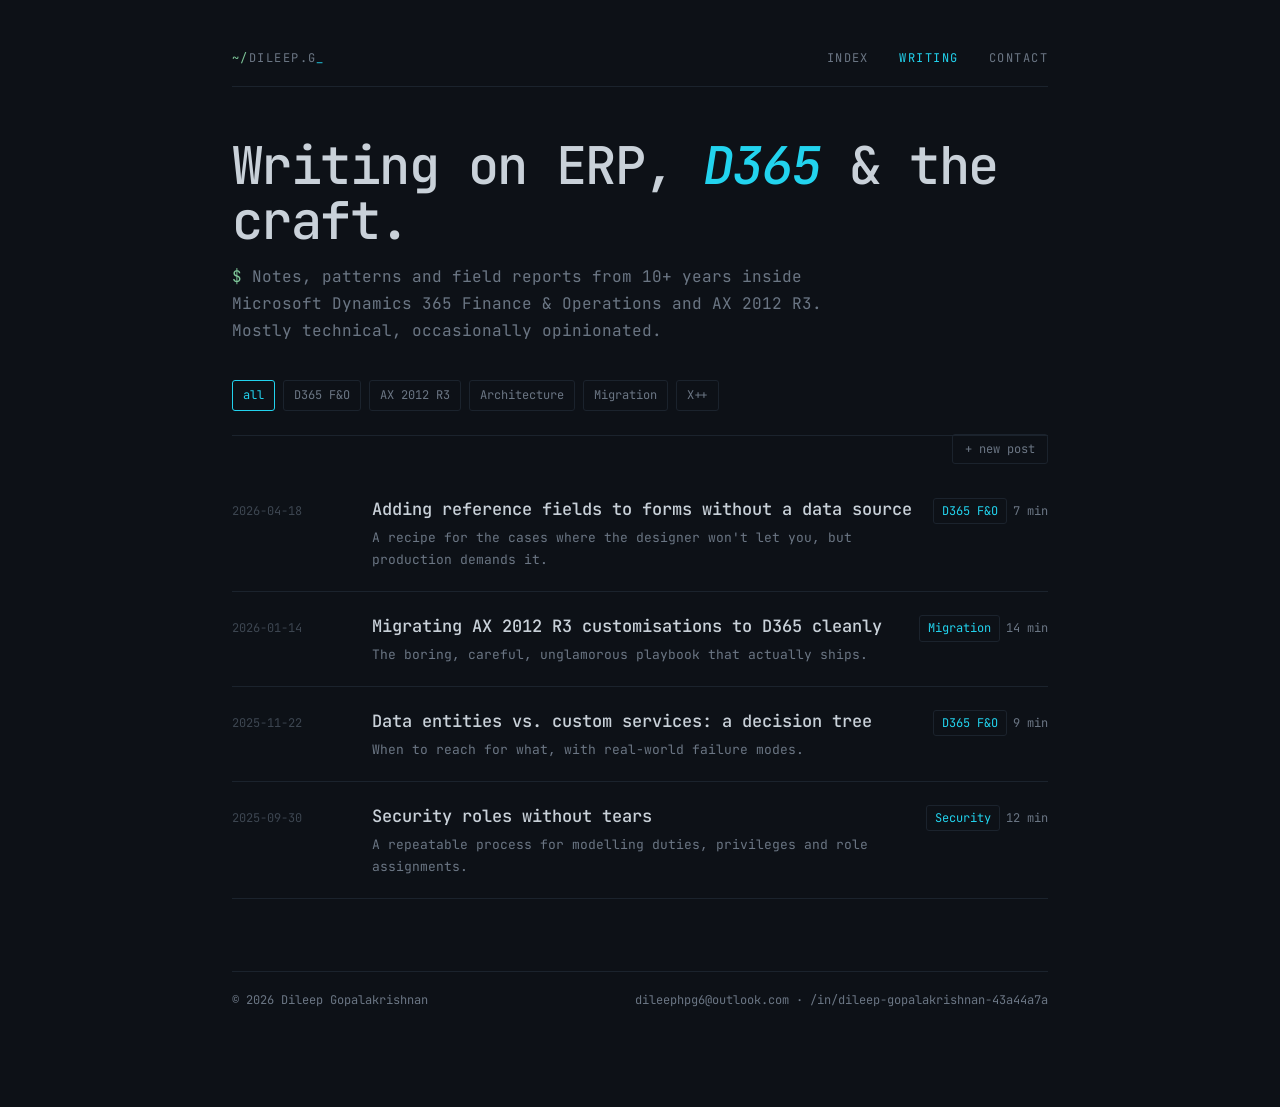
<file: blog/index.html>
<!doctype html>
<html lang="en">
<head>
<meta charset="utf-8"/>
<meta name="viewport" content="width=device-width,initial-scale=1"/>
<title>Writing — Dileep Gopalakrishnan</title>
<link rel="preconnect" href="https://fonts.googleapis.com"/>
<link rel="preconnect" href="https://fonts.gstatic.com" crossorigin/>
<link href="https://fonts.googleapis.com/css2?family=JetBrains+Mono:wght@300;400;500;600;700&display=swap" rel="stylesheet"/>
<style>
  :root {
    --bg: #0d1117;
    --panel: #0a0e14;
    --rule: #1b232d;
    --fg: #c9d1d9;
    --dim: #6b7684;
    --muted: #3d4651;
    --accent: #22d3ee;
    --orange: #d4a574;
    --green: #7ec699;
    --purple: #c586c0;
  }
  * { box-sizing: border-box; }
  html, body { margin: 0; padding: 0; background: var(--bg); color: var(--fg); font-family: "JetBrains Mono", ui-monospace, Menlo, monospace; font-size: 15px; line-height: 1.7; }
  a { color: var(--accent); text-decoration: none; }
  a:hover { text-decoration: underline; }
  .wrap { max-width: 880px; margin: 0 auto; padding: 48px 32px 96px; }
  .nav { display: flex; justify-content: space-between; align-items: center; font-size: 12px; color: var(--dim); letterspacing: 0.12em; padding-bottom: 18px; border-bottom: 1px solid var(--rule); text-transform: uppercase; letter-spacing: 0.12em; }
  .nav a { color: var(--dim); margin-left: 22px; }
  .nav a.active { color: var(--accent); }
  h1.page { font-size: 52px; font-weight: 500; letter-spacing: -0.03em; line-height: 1.05; margin: 52px 0 14px; }
  .lede { color: var(--dim); font-size: 16px; max-width: 620px; margin: 0; }
  .tags { display: flex; gap: 8px; margin: 36px 0 18px; flex-wrap: wrap; }
  .tag { font-size: 12px; padding: 4px 10px; border: 1px solid var(--rule); border-radius: 3px; color: var(--dim); cursor: pointer; }
  .tag.active { color: var(--accent); border-color: var(--accent); }
  .postlist { margin-top: 24px; border-top: 1px solid var(--rule); }
  .post { display: grid; grid-template-columns: 120px 1fr auto; gap: 20px; align-items: baseline; padding: 20px 0; border-bottom: 1px solid var(--rule); color: var(--fg); }
  .post:hover { background: #10161f; }
  .post .d { color: var(--muted); font-size: 12px; }
  .post .t { font-size: 17px; font-weight: 500; }
  .post .t .sub { display: block; color: var(--dim); font-weight: 400; font-size: 13px; margin-top: 3px; }
  .post .r { color: var(--dim); font-size: 12px; text-align: right; white-space: nowrap; }
  .post .r .tagpill { display: inline-block; padding: 2px 8px; border: 1px solid var(--rule); border-radius: 3px; color: var(--accent); margin-right: 6px; }
  .footer { margin-top: 72px; display: flex; justify-content: space-between; color: var(--dim); font-size: 12px; border-top: 1px solid var(--rule); padding-top: 18px; }
  .prompt { color: var(--green); }
</style>
</head>
<body>
<div class="wrap">
  <div class="nav">
    <div><span class="prompt">~/</span>dileep.g<span style="color:var(--accent)">_</span></div>
    <div>
      <a href="../index.html">index</a>
      <a href="index.html" class="active">writing</a>
      <a href="mailto:dileephpg6@outlook.com">contact</a>
    </div>
  </div>

  <h1 class="page">Writing on ERP, <span style="color:var(--accent);font-style:italic">D365</span> &amp; the craft.</h1>
  <p class="lede"><span class="prompt">$</span> Notes, patterns and field reports from 10+ years inside Microsoft Dynamics 365 Finance &amp; Operations and AX 2012 R3. Mostly technical, occasionally opinionated.</p>

  <div class="tags">
    <span class="tag active">all</span>
    <span class="tag">D365 F&amp;O</span>
    <span class="tag">AX 2012 R3</span>
    <span class="tag">Architecture</span>
    <span class="tag">Migration</span>
    <span class="tag">X++</span>
  </div>

    <div class="postlist">
      <div style="padding: 0 0 14px; text-align: right;">
        <a href="../new-post.html" style="font-size:12px; color:var(--dim); border:1px solid var(--rule); padding:6px 12px; border-radius:3px;">+ new post</a>
      </div>
      <a class="post" href="reference-fields.html">
      <span class="d">2026-04-18</span>
      <span class="t">Adding reference fields to forms without a data source<span class="sub">A recipe for the cases where the designer won't let you, but production demands it.</span></span>
      <span class="r"><span class="tagpill">D365 F&amp;O</span>7 min</span>
    </a>
    <a class="post" href="#">
      <span class="d">2026-01-14</span>
      <span class="t">Migrating AX 2012 R3 customisations to D365 cleanly<span class="sub">The boring, careful, unglamorous playbook that actually ships.</span></span>
      <span class="r"><span class="tagpill">Migration</span>14 min</span>
    </a>
    <a class="post" href="#">
      <span class="d">2025-11-22</span>
      <span class="t">Data entities vs. custom services: a decision tree<span class="sub">When to reach for what, with real-world failure modes.</span></span>
      <span class="r"><span class="tagpill">D365 F&amp;O</span>9 min</span>
    </a>
    <a class="post" href="#">
      <span class="d">2025-09-30</span>
      <span class="t">Security roles without tears<span class="sub">A repeatable process for modelling duties, privileges and role assignments.</span></span>
      <span class="r"><span class="tagpill">Security</span>12 min</span>
    </a>
  </div>

  <div class="footer">
    <span>© 2026 Dileep Gopalakrishnan</span>
    <span>dileephpg6@outlook.com · /in/dileep-gopalakrishnan-43a44a7a</span>
  </div>
</div>
</body>
</html>
</file>
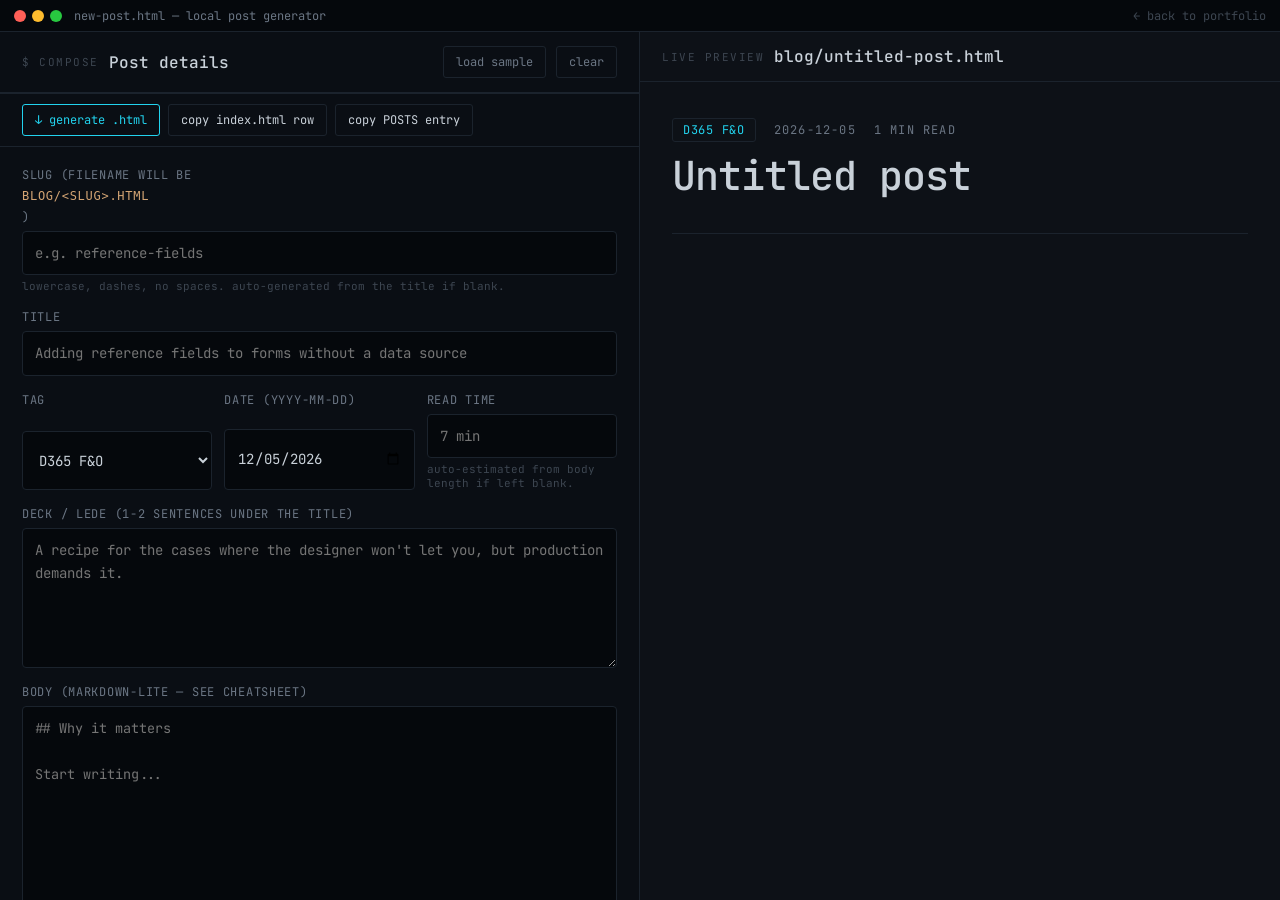
<file: new-post.html>
<!doctype html>
<html lang="en">
<head>
<meta charset="utf-8"/>
<meta name="viewport" content="width=device-width,initial-scale=1"/>
<title>new-post.html — Dileep's post generator</title>
<link rel="preconnect" href="https://fonts.googleapis.com"/>
<link rel="preconnect" href="https://fonts.gstatic.com" crossorigin/>
<link href="https://fonts.googleapis.com/css2?family=JetBrains+Mono:wght@300;400;500;600;700&display=swap" rel="stylesheet"/>
<style>
  :root {
    --bg: #0d1117; --panel: #0a0e14; --rule: #1b232d; --rule-2: #2a3441;
    --fg: #c9d1d9; --dim: #6b7684; --muted: #3d4651;
    --accent: #22d3ee; --orange: #d4a574; --green: #7ec699; --purple: #c586c0; --red: #e06c75;
  }
  * { box-sizing: border-box; }
  html, body { margin: 0; padding: 0; background: var(--bg); color: var(--fg);
    font-family: "JetBrains Mono", ui-monospace, Menlo, monospace; font-size: 14px; height: 100%; }
  a { color: var(--accent); text-decoration: none; }

  .titlebar { height: 32px; background: #05080c; border-bottom: 1px solid var(--rule); display: flex; align-items: center; gap: 12px; padding: 0 14px; font-size: 12px; color: var(--dim); }
  .titlebar .dots { display: flex; gap: 6px; }
  .titlebar .dot { width: 12px; height: 12px; border-radius: 6px; }
  .titlebar .dot.r { background: #ff5f57; } .titlebar .dot.y { background: #febc2e; } .titlebar .dot.g { background: #28c840; }

  .shell { display: grid; grid-template-rows: 32px 1fr; height: 100vh; }
  .split { display: grid; grid-template-columns: 1fr 1fr; min-height: 0; }
  @media (max-width: 1000px) { .split { grid-template-columns: 1fr; grid-template-rows: 1fr 1fr; } }

  .pane { overflow-y: auto; min-height: 0; }
  .pane.left { border-right: 1px solid var(--rule); background: var(--panel); }
  .pane.right { background: var(--bg); }

  .hdr { position: sticky; top: 0; z-index: 2; background: var(--panel); border-bottom: 1px solid var(--rule); padding: 14px 22px; display: flex; align-items: center; gap: 10px; }
  .pane.right .hdr { background: var(--bg); }
  .hdr .kicker { font-size: 11px; color: var(--muted); letter-spacing: 0.14em; text-transform: uppercase; }
  .hdr h2 { font-size: 16px; margin: 0; font-weight: 500; }
  .hdr .spacer { flex: 1; }

  form { padding: 20px 22px 40px; display: grid; gap: 16px; }
  label { display: grid; gap: 6px; font-size: 12px; color: var(--dim); letter-spacing: 0.06em; text-transform: uppercase; }
  input, textarea, select {
    background: #05080c; border: 1px solid var(--rule); color: var(--fg);
    font-family: inherit; font-size: 14px; padding: 10px 12px; border-radius: 4px;
    line-height: 1.6; width: 100%;
  }
  input:focus, textarea:focus, select:focus { outline: none; border-color: var(--accent); }
  textarea { resize: vertical; min-height: 140px; }
  textarea.body { min-height: 420px; font-size: 13.5px; line-height: 1.7; }

  .row { display: grid; grid-template-columns: 1fr 1fr 1fr; gap: 12px; }
  @media (max-width: 640px) { .row { grid-template-columns: 1fr; } }

  .hint { font-size: 11px; color: var(--muted); text-transform: none; letter-spacing: 0; margin-top: -2px; }
  .hint code { background: #1a2230; padding: 1px 5px; border-radius: 3px; color: var(--orange); }

  .toolbar { display: flex; flex-wrap: wrap; gap: 8px; padding: 10px 22px; border-top: 1px solid var(--rule); border-bottom: 1px solid var(--rule); background: var(--panel); position: sticky; top: 51px; z-index: 1; }
  .btn { display: inline-flex; align-items: center; gap: 6px; padding: 7px 12px; border: 1px solid var(--rule); background: transparent; color: var(--fg); font-family: inherit; font-size: 12px; cursor: pointer; border-radius: 3px; }
  .btn:hover { border-color: var(--accent); color: var(--accent); }
  .btn.primary { border-color: var(--accent); color: var(--accent); }
  .btn.primary:hover { background: var(--accent); color: #05080c; }
  .btn.ghost { color: var(--dim); }

  /* preview pane styling copied from article template */
  .preview { padding: 24px 32px 60px; max-width: 760px; margin: 0 auto; }
  .preview .meta { margin: 12px 0 12px; font-size: 12px; color: var(--dim); letter-spacing: 0.1em; text-transform: uppercase; display: flex; gap: 18px; align-items: center; }
  .preview .meta .tag { color: var(--accent); border: 1px solid var(--rule); padding: 3px 10px; border-radius: 3px; letter-spacing: 0.06em; }
  .preview h1.title { font-size: 40px; font-weight: 500; line-height: 1.08; letter-spacing: -0.025em; margin: 0 0 14px; }
  .preview .deck { color: var(--dim); font-size: 16px; line-height: 1.6; margin: 0 0 32px; border-bottom: 1px solid var(--rule); padding-bottom: 22px; }
  .preview h2 { font-size: 22px; font-weight: 500; margin: 40px 0 12px; letter-spacing: -0.01em; }
  .preview h2 .hash { color: var(--muted); margin-right: 10px; }
  .preview h3 { font-size: 17px; font-weight: 500; margin: 28px 0 8px; }
  .preview p { margin: 0 0 16px; line-height: 1.75; }
  .preview ul, .preview ol { margin: 0 0 20px; padding-left: 22px; }
  .preview code.inline { background: #1a2230; border: 1px solid var(--rule); padding: 1px 7px; border-radius: 3px; font-size: 13px; color: var(--orange); }
  .preview pre { background: var(--panel); border: 1px solid var(--rule); border-radius: 6px; padding: 16px 18px; margin: 6px 0 24px; overflow-x: auto; font-size: 13px; line-height: 1.6; position: relative; }
  .preview pre .lang { position: absolute; top: 6px; right: 12px; color: var(--muted); font-size: 10px; letter-spacing: 0.14em; text-transform: uppercase; }
  .preview blockquote { margin: 20px 0; padding: 12px 20px; border-left: 2px solid var(--accent); background: #0f1720; color: var(--dim); font-style: italic; }
  .preview .callout { display: grid; grid-template-columns: 24px 1fr; gap: 12px; padding: 14px 18px; border: 1px solid var(--rule); border-radius: 6px; margin: 20px 0; background: #0f1720; font-size: 14px; }
  .preview .callout.note { border-left: 3px solid var(--accent); }
  .preview .callout.warn { border-left: 3px solid var(--orange); }
  .preview .callout .icon { color: var(--accent); font-weight: 600; }
  .preview .callout.warn .icon { color: var(--orange); }

  /* syntax colors in preview */
  .k { color: var(--purple); } .s { color: var(--orange); } .n { color: var(--green); }
  .c { color: var(--muted); font-style: italic; } .t { color: var(--accent); } .f { color: #dcdcaa; }

  /* output modal */
  .output { display: none; position: fixed; inset: 0; background: rgba(0,0,0,0.7); z-index: 10; padding: 40px; }
  .output.open { display: flex; align-items: center; justify-content: center; }
  .output .card { background: var(--panel); border: 1px solid var(--rule); border-radius: 8px; max-width: 900px; width: 100%; max-height: 100%; display: flex; flex-direction: column; }
  .output .card .ohdr { padding: 16px 22px; border-bottom: 1px solid var(--rule); display: flex; align-items: center; gap: 10px; }
  .output .card .ohdr .grow { flex: 1; }
  .output .card pre { margin: 0; padding: 20px 22px; overflow: auto; flex: 1; font-size: 12px; line-height: 1.55; color: var(--fg); background: #05080c; white-space: pre; border-radius: 0 0 8px 8px; }
  .output .card pre .lang { display: none; }

  /* cheatsheet */
  details.sheet { border: 1px solid var(--rule); border-radius: 4px; padding: 10px 14px; background: #05080c; font-size: 12px; color: var(--dim); }
  details.sheet summary { cursor: pointer; color: var(--fg); font-size: 12px; letter-spacing: 0.06em; text-transform: uppercase; }
  details.sheet code { background: #1a2230; padding: 1px 6px; border-radius: 3px; color: var(--orange); }
  details.sheet .line { margin: 8px 0 0; font-family: inherit; white-space: pre-wrap; }
</style>
</head>
<body>
<div class="shell">
  <div class="titlebar">
    <div class="dots"><span class="dot r"></span><span class="dot y"></span><span class="dot g"></span></div>
    <span>new-post.html — local post generator</span>
    <span style="flex:1"></span>
    <a href="index.html" style="color:var(--muted)">← back to portfolio</a>
  </div>

  <div class="split">
    <!-- LEFT: form -->
    <div class="pane left">
      <div class="hdr">
        <span class="kicker">$ compose</span>
        <h2>Post details</h2>
        <div class="spacer"></div>
        <button class="btn ghost" id="btn-load-sample">load sample</button>
        <button class="btn ghost" id="btn-clear">clear</button>
      </div>

      <div class="toolbar">
        <button class="btn primary" id="btn-generate">↓ generate .html</button>
        <button class="btn" id="btn-copy-md">copy index.html row</button>
        <button class="btn" id="btn-copy-js">copy POSTS entry</button>
      </div>

      <form id="form" autocomplete="off" onsubmit="return false">
        <label>Slug (filename will be <code style="color:var(--orange)">blog/&lt;slug&gt;.html</code>)
          <input id="f-slug" placeholder="e.g. reference-fields" />
          <span class="hint">lowercase, dashes, no spaces. auto-generated from the title if blank.</span>
        </label>

        <label>Title
          <input id="f-title" placeholder="Adding reference fields to forms without a data source" />
        </label>

        <div class="row">
          <label>Tag
            <select id="f-tag">
              <option>D365 F&amp;O</option>
              <option>AX 2012 R3</option>
              <option>Architecture</option>
              <option>Migration</option>
              <option>Security</option>
              <option>X++</option>
              <option>Other</option>
            </select>
          </label>
          <label>Date (YYYY-MM-DD)
            <input id="f-date" type="date" />
          </label>
          <label>Read time
            <input id="f-read" placeholder="7 min" />
            <span class="hint">auto-estimated from body length if left blank.</span>
          </label>
        </div>

        <label>Deck / lede (1-2 sentences under the title)
          <textarea id="f-deck" rows="3" placeholder="A recipe for the cases where the designer won't let you, but production demands it."></textarea>
        </label>

        <label>Body (Markdown-lite — see cheatsheet)
          <textarea id="f-body" class="body" placeholder="## Why it matters&#10;&#10;Start writing..."></textarea>
        </label>

        <details class="sheet">
          <summary>Markdown-lite cheatsheet (click to expand)</summary>
          <div class="line">
<strong style="color:var(--fg)">Headings</strong>
  <code>## Section</code>  → h2 with # gutter
  <code>### Sub-section</code>

<strong style="color:var(--fg)">Inline</strong>
  <code>**bold**</code>  <code>*italic*</code>  <code>`code`</code>  <code>[text](url)</code>

<strong style="color:var(--fg)">Lists</strong>
  <code>- item</code>  (unordered)
  <code>1. item</code> (ordered)

<strong style="color:var(--fg)">Code block</strong>  (X++, ts, js, etc)
  <code>```X++</code>
  <code>public class Foo { }</code>
  <code>```</code>

<strong style="color:var(--fg)">Callouts</strong>
  <code>:::note Helpful aside text.</code>
  <code>:::warn Watch out here.</code>

<strong style="color:var(--fg)">Quote</strong>
  <code>&gt; Pull-quote goes here.</code>

<strong style="color:var(--fg)">Horizontal rule</strong>
  <code>---</code>
          </div>
        </details>

        <label>Next post link (optional)
          <input id="f-next-title" placeholder="Title of the next post" />
          <input id="f-next-href" placeholder="index.html  or  slug-of-next.html" style="margin-top: 6px;" />
        </label>
      </form>
    </div>

    <!-- RIGHT: live preview -->
    <div class="pane right">
      <div class="hdr">
        <span class="kicker">live preview</span>
        <h2 id="pv-filename">blog/new-post.html</h2>
      </div>
      <div class="preview" id="preview"></div>
    </div>
  </div>
</div>

<!-- Output modal -->
<div class="output" id="output">
  <div class="card">
    <div class="ohdr">
      <span style="color:var(--accent)">✓</span>
      <strong id="out-filename">blog/new-post.html</strong>
      <span class="grow"></span>
      <button class="btn" id="btn-download">↓ download</button>
      <button class="btn" id="btn-copy-html">copy</button>
      <button class="btn ghost" id="btn-close">close</button>
    </div>
    <pre id="out-code"></pre>
  </div>
</div>

<script>
/* ───────────────────────── helpers ───────────────────────── */
const $ = (id) => document.getElementById(id);
const esc = (s) => String(s).replace(/&/g, '&amp;').replace(/</g, '&lt;').replace(/>/g, '&gt;').replace(/"/g, '&quot;');

function slugify(s) {
  return String(s || '').toLowerCase().trim()
    .replace(/[^a-z0-9]+/g, '-').replace(/^-+|-+$/g, '').slice(0, 60);
}

function formatDateDisplay(iso) {
  if (!iso) return '';
  const [y, m, d] = iso.split('-').map(Number);
  const months = ['Jan','Feb','Mar','Apr','May','Jun','Jul','Aug','Sep','Oct','Nov','Dec'];
  return `${months[m-1]} ${String(d).padStart(2,'0')}, ${y}`;
}

function estimateRead(body) {
  const words = (body || '').trim().split(/\s+/).length;
  const mins = Math.max(1, Math.round(words / 200));
  return `${mins} min`;
}

/* ───── inline markdown: **bold**, *italic*, `code`, [text](url) ───── */
function inlineMd(s) {
  let out = esc(s);
  out = out.replace(/`([^`]+)`/g, (_, code) => `<code class="inline">${code}</code>`);
  out = out.replace(/\[([^\]]+)\]\(([^)]+)\)/g, (_, text, url) => `<a href="${url}">${text}</a>`);
  out = out.replace(/\*\*([^*]+)\*\*/g, '<strong>$1</strong>');
  out = out.replace(/(^|[^*])\*([^*\n]+)\*/g, '$1<em>$2</em>');
  return out;
}

/* ───── block-level markdown-lite → HTML ───── */
function renderBody(md) {
  const lines = (md || '').replace(/\r\n/g, '\n').split('\n');
  const out = [];
  let i = 0;
  const headings = [];   // { level, text, id }

  const slugHeading = (t) => slugify(t).slice(0, 40) || 'section';

  while (i < lines.length) {
    const line = lines[i];

    // fenced code
    if (/^```/.test(line)) {
      const lang = line.slice(3).trim() || '';
      const code = [];
      i++;
      while (i < lines.length && !/^```/.test(lines[i])) { code.push(lines[i]); i++; }
      i++; // closing ```
      out.push(`<pre>${lang ? `<span class="lang">${esc(lang)}</span>` : ''}<code>${highlight(code.join('\n'), lang)}</code></pre>`);
      continue;
    }

    // callouts
    const co = line.match(/^:::(note|warn|tip)\s*(.*)$/);
    if (co) {
      const kind = co[1] === 'warn' ? 'warn' : 'note';
      const icon = kind === 'warn' ? '!' : 'i';
      const body = [co[2]];
      i++;
      while (i < lines.length && !/^:::\s*$/.test(lines[i]) && lines[i].trim() !== '' && !/^:::/.test(lines[i])) {
        body.push(lines[i]); i++;
      }
      if (i < lines.length && /^:::\s*$/.test(lines[i])) i++;
      out.push(`<div class="callout ${kind}"><span class="icon">${icon}</span><span>${inlineMd(body.join(' ').trim())}</span></div>`);
      continue;
    }

    // headings
    const h2 = line.match(/^##\s+(.+)$/);
    if (h2) {
      const id = slugHeading(h2[1]);
      headings.push({ level: 2, text: h2[1], id });
      out.push(`<h2 id="${id}"><span class="hash">#</span>${inlineMd(h2[1])}</h2>`);
      i++; continue;
    }
    const h3 = line.match(/^###\s+(.+)$/);
    if (h3) {
      out.push(`<h3>${inlineMd(h3[1])}</h3>`);
      i++; continue;
    }

    // hr
    if (/^---+\s*$/.test(line)) { out.push('<hr/>'); i++; continue; }

    // blockquote
    if (/^>\s?/.test(line)) {
      const buf = [];
      while (i < lines.length && /^>\s?/.test(lines[i])) { buf.push(lines[i].replace(/^>\s?/, '')); i++; }
      out.push(`<blockquote><p>${inlineMd(buf.join(' '))}</p></blockquote>`);
      continue;
    }

    // unordered list
    if (/^-\s+/.test(line)) {
      const items = [];
      while (i < lines.length && /^-\s+/.test(lines[i])) { items.push(lines[i].replace(/^-\s+/, '')); i++; }
      out.push(`<ul>${items.map(x => `<li>${inlineMd(x)}</li>`).join('')}</ul>`);
      continue;
    }

    // ordered list
    if (/^\d+\.\s+/.test(line)) {
      const items = [];
      while (i < lines.length && /^\d+\.\s+/.test(lines[i])) { items.push(lines[i].replace(/^\d+\.\s+/, '')); i++; }
      out.push(`<ol>${items.map(x => `<li>${inlineMd(x)}</li>`).join('')}</ol>`);
      continue;
    }

    // blank
    if (line.trim() === '') { i++; continue; }

    // paragraph — coalesce until blank line / block element
    const buf = [line];
    i++;
    while (i < lines.length && lines[i].trim() !== '' &&
           !/^(```|##\s|###\s|:::|---+\s*$|>\s?|-\s+|\d+\.\s+)/.test(lines[i])) {
      buf.push(lines[i]); i++;
    }
    out.push(`<p>${inlineMd(buf.join(' '))}</p>`);
  }

  // TOC from h2s
  const toc = headings.length
    ? `<div class="toc"><div class="toctitle">Contents</div><ol>${
        headings.map(h => `<li><a href="#${h.id}">${esc(h.text)}</a></li>`).join('')
      }</ol></div>`
    : '';
  return { body: out.join('\n'), toc };
}

/* ───── ultra-light syntax highlighter (X++ / ts / js) ───── */
function highlight(code, lang) {
  const l = (lang || '').toLowerCase();
  const isCodeLang = /^(x\+\+|xpp|ts|typescript|js|javascript|cs|csharp|c#|sql)$/.test(l);
  let s = esc(code);

  // comments first (won't match ones inside strings because we haven't wrapped strings yet —
  // acceptable for a cheap highlighter)
  s = s.replace(/(\/\/[^\n]*)/g, '<span class="c">$1</span>');
  s = s.replace(/(\/\*[\s\S]*?\*\/)/g, '<span class="c">$1</span>');

  if (!isCodeLang) return s;

  // strings
  s = s.replace(/(&quot;[^&]*?&quot;)/g, '<span class="s">$1</span>');
  s = s.replace(/('[^']*?')/g, '<span class="s">$1</span>');

  // numbers
  s = s.replace(/\b(\d+\.?\d*)\b/g, '<span class="n">$1</span>');

  // keywords (common union across X++, C#, TS)
  const kws = ['public','private','protected','internal','static','class','extends','implements','interface','return','new','const','let','var','if','else','for','while','void','null','true','false','this','super','import','export','from','default','throw','try','catch','async','await','function','typeof','in','of','str','int','boolean','real','date'];
  const kwRe = new RegExp('\\b(' + kws.join('|') + ')\\b', 'g');
  s = s.replace(kwRe, '<span class="k">$1</span>');

  // PascalCase identifiers as types
  s = s.replace(/\b([A-Z][A-Za-z0-9_]+)\b/g, '<span class="t">$1</span>');

  return s;
}

/* ───── live preview ───── */
function renderPreview() {
  const title = $('f-title').value || 'Untitled post';
  const deck  = $('f-deck').value || '';
  const tag   = $('f-tag').value;
  const date  = $('f-date').value;
  const read  = $('f-read').value || estimateRead($('f-body').value);
  const slug  = $('f-slug').value || slugify(title) || 'new-post';
  $('pv-filename').textContent = `blog/${slug}.html`;

  const { body, toc } = renderBody($('f-body').value);

  $('preview').innerHTML = `
    <div class="meta">
      <span class="tag">${esc(tag)}</span>
      <span>${esc(date || 'YYYY-MM-DD')}</span>
      <span>${esc(read)} read</span>
    </div>
    <h1 class="title">${esc(title)}</h1>
    <p class="deck">${inlineMd(deck)}</p>
    ${toc}
    ${body}
  `;
}

/* ───── generate the full file ───── */
function buildArticleHtml() {
  const title = $('f-title').value || 'Untitled post';
  const deck  = $('f-deck').value || '';
  const tag   = $('f-tag').value;
  const date  = $('f-date').value;
  const read  = $('f-read').value || estimateRead($('f-body').value);
  const slug  = $('f-slug').value || slugify(title) || 'new-post';
  const nextT = $('f-next-title').value.trim();
  const nextH = $('f-next-href').value.trim() || 'index.html';
  const { body, toc } = renderBody($('f-body').value);
  const nextBlock = nextT
    ? `<a href="${esc(nextH)}"><div class="lbl">next →</div><div class="ttl">${esc(nextT)}</div></a>`
    : `<a href="index.html"><div class="lbl">next →</div><div class="ttl">More posts</div></a>`;

  return `<!doctype html>
<html lang="en">
<head>
<meta charset="utf-8"/>
<meta name="viewport" content="width=device-width,initial-scale=1"/>
<title>${esc(title)} — Dileep Gopalakrishnan</title>
<link rel="preconnect" href="https://fonts.googleapis.com"/>
<link rel="preconnect" href="https://fonts.gstatic.com" crossorigin/>
<link href="https://fonts.googleapis.com/css2?family=JetBrains+Mono:wght@300;400;500;600;700&display=swap" rel="stylesheet"/>
<link rel="stylesheet" href="article.css"/>
</head>
<body>
<div class="progress" id="progress"></div>
<div class="wrap">
  <div class="nav">
    <div><span class="prompt">~/</span>dileep.g<span style="color:var(--accent)">_</span></div>
    <div>
      <a href="../index.html">index</a>
      <a href="index.html" class="active">writing</a>
      <a href="mailto:dileephpg6@outlook.com">contact</a>
    </div>
  </div>

  <div class="meta">
    <span class="tag">${esc(tag)}</span>
    <span>${esc(date)}</span>
    <span>${esc(read)} read</span>
  </div>
  <h1 class="title">${esc(title)}</h1>
  <p class="deck">${inlineMd(deck)}</p>
${toc ? '  ' + toc : ''}

${body.split('\n').map(l => '  ' + l).join('\n')}

  <hr/>

  <div class="author">
    <div class="avatar">DG</div>
    <div>
      <div class="n">Dileep Gopalakrishnan</div>
      <div class="b">10+ years in Microsoft Dynamics 365 F&amp;O and AX 2012 R3. ISV add-on developer. Open for freelance &amp; consulting — <a href="mailto:dileephpg6@outlook.com">dileephpg6@outlook.com</a></div>
    </div>
  </div>

  <div class="prevnext">
    <a href="index.html"><div class="lbl">← all posts</div><div class="ttl">Back to writing</div></a>
    ${nextBlock}
  </div>

  <div class="footer">
    <span>© ${new Date().getFullYear()} Dileep Gopalakrishnan</span>
    <span>dileephpg6@outlook.com · /in/dileep-gopalakrishnan-43a44a7a</span>
  </div>
</div>
<script>
  const bar = document.getElementById('progress');
  function update() {
    const h = document.documentElement;
    const pct = (h.scrollTop) / (h.scrollHeight - h.clientHeight) * 100;
    bar.style.width = Math.min(100, Math.max(0, pct)) + '%';
  }
  document.addEventListener('scroll', update, { passive: true });
  update();
<\/script>
</body>
</html>
`;
}

/* ───── snippets for blog/index.html & app/views.jsx ───── */
function buildIndexRow() {
  const title = $('f-title').value || 'Untitled';
  const deck  = $('f-deck').value || '';
  const tag   = $('f-tag').value;
  const date  = $('f-date').value || 'YYYY-MM-DD';
  const read  = $('f-read').value || estimateRead($('f-body').value);
  const slug  = $('f-slug').value || slugify(title) || 'new-post';
  return `<a class="post" href="${slug}.html">
  <span class="d">${date}</span>
  <span class="t">${title}<span class="sub">${deck}</span></span>
  <span class="r"><span class="tagpill">${tag}</span>${read}</span>
</a>`;
}

function buildPostsEntry() {
  const title = $('f-title').value || 'Untitled';
  const deck  = $('f-deck').value || '';
  const tag   = $('f-tag').value;
  const date  = $('f-date').value || 'YYYY-MM-DD';
  const read  = $('f-read').value || estimateRead($('f-body').value);
  const slug  = $('f-slug').value || slugify(title) || 'new-post';
  return `{ d: '${date}', t: '${title.replace(/'/g, "\\'")}',\n  sub: '${deck.replace(/'/g, "\\'")}',\n  tag: '${tag}', read: '${read}', href: 'blog/${slug}.html' },`;
}

/* ───── output modal ───── */
function showOutput(filename, code) {
  $('out-filename').textContent = filename;
  $('out-code').textContent = code;
  $('output').classList.add('open');
  $('btn-download').onclick = () => {
    const blob = new Blob([code], { type: 'text/html' });
    const a = document.createElement('a');
    a.href = URL.createObjectURL(blob);
    a.download = filename.split('/').pop();
    a.click();
  };
  $('btn-copy-html').onclick = () => { navigator.clipboard.writeText(code); $('btn-copy-html').textContent = '✓ copied'; setTimeout(()=>$('btn-copy-html').textContent='copy', 1200); };
}
$('btn-close').onclick = () => $('output').classList.remove('open');
$('output').addEventListener('click', (e) => { if (e.target.id === 'output') $('output').classList.remove('open'); });

/* ───── wire up ───── */
const ids = ['f-slug','f-title','f-tag','f-date','f-read','f-deck','f-body','f-next-title','f-next-href'];
ids.forEach(id => $(id).addEventListener('input', () => { saveDraft(); renderPreview(); }));

$('f-title').addEventListener('input', () => {
  if (!$('f-slug').dataset.touched) $('f-slug').value = slugify($('f-title').value);
});
$('f-slug').addEventListener('input', () => { $('f-slug').dataset.touched = '1'; });

$('btn-generate').onclick = () => {
  const slug = $('f-slug').value || slugify($('f-title').value) || 'new-post';
  showOutput(`blog/${slug}.html`, buildArticleHtml());
};
$('btn-copy-md').onclick = () => {
  navigator.clipboard.writeText(buildIndexRow());
  $('btn-copy-md').textContent = '✓ copied';
  setTimeout(() => $('btn-copy-md').textContent = 'copy index.html row', 1400);
};
$('btn-copy-js').onclick = () => {
  navigator.clipboard.writeText(buildPostsEntry());
  $('btn-copy-js').textContent = '✓ copied';
  setTimeout(() => $('btn-copy-js').textContent = 'copy POSTS entry', 1400);
};
$('btn-clear').onclick = () => {
  ids.forEach(id => $(id).value = '');
  $('f-slug').dataset.touched = '';
  $('f-tag').value = 'D365 F&O';
  localStorage.removeItem('dileep-new-post-draft');
  renderPreview();
};

/* ───── sample content ───── */
const SAMPLE = {
  'f-slug': 'handling-virtual-companies',
  'f-title': 'Handling virtual companies without losing your weekend',
  'f-tag': 'D365 F&O',
  'f-date': new Date().toISOString().slice(0,10),
  'f-read': '',
  'f-deck': 'Virtual companies are the kind of feature that works beautifully — until the day it doesn\'t. Here\'s how I keep them boring.',
  'f-body': `## Why virtual companies still matter

In D365 F&O, **virtual companies** let a set of tables be shared across multiple legal entities. The feature is older than some of your colleagues and it still has the same footguns.

:::note
Virtual companies only apply to tables flagged \`SaveDataPerCompany = No\` in the right way. Not every table is a candidate.
:::

## The three-step sanity check

Before enabling a virtual company in a client environment, I run this every time.

1. Identify the tables and their \`SaveDataPerCompany\` setting
2. Confirm no *custom* code reads them with a hard-coded company
3. Dry-run the data move in a copy of production

## The code pattern I rely on

\`\`\`X++
public void validateBeforeEnable()
{
    CompanyInfo company;
    select firstonly company where company.DataArea == curExt();
    if (!company)
    {
        throw error("No company context — abort.");
    }
}
\`\`\`

> If virtual companies are causing pain, the answer is almost never "more virtual companies." It's usually a data-entity seam that was never drawn.

---

### Wrap-up

Keep the table list short, document it in the repo, and review it every upgrade. That's it.`,
  'f-next-title': '',
  'f-next-href': 'index.html',
};
$('btn-load-sample').onclick = () => {
  Object.entries(SAMPLE).forEach(([k, v]) => { $(k).value = v; });
  $('f-slug').dataset.touched = '1';
  saveDraft(); renderPreview();
};

/* ───── draft persistence ───── */
function saveDraft() {
  const data = {}; ids.forEach(id => data[id] = $(id).value);
  try { localStorage.setItem('dileep-new-post-draft', JSON.stringify(data)); } catch {}
}
function loadDraft() {
  try {
    const d = JSON.parse(localStorage.getItem('dileep-new-post-draft') || 'null');
    if (d) { Object.entries(d).forEach(([k, v]) => { if ($(k) && v) $(k).value = v; }); if (d['f-slug']) $('f-slug').dataset.touched = '1'; }
  } catch {}
}

/* init */
loadDraft();
if (!$('f-date').value) $('f-date').value = new Date().toISOString().slice(0,10);
if (!$('f-tag').value) $('f-tag').value = 'D365 F&O';
renderPreview();
</script>
</body>
</html>
</file>
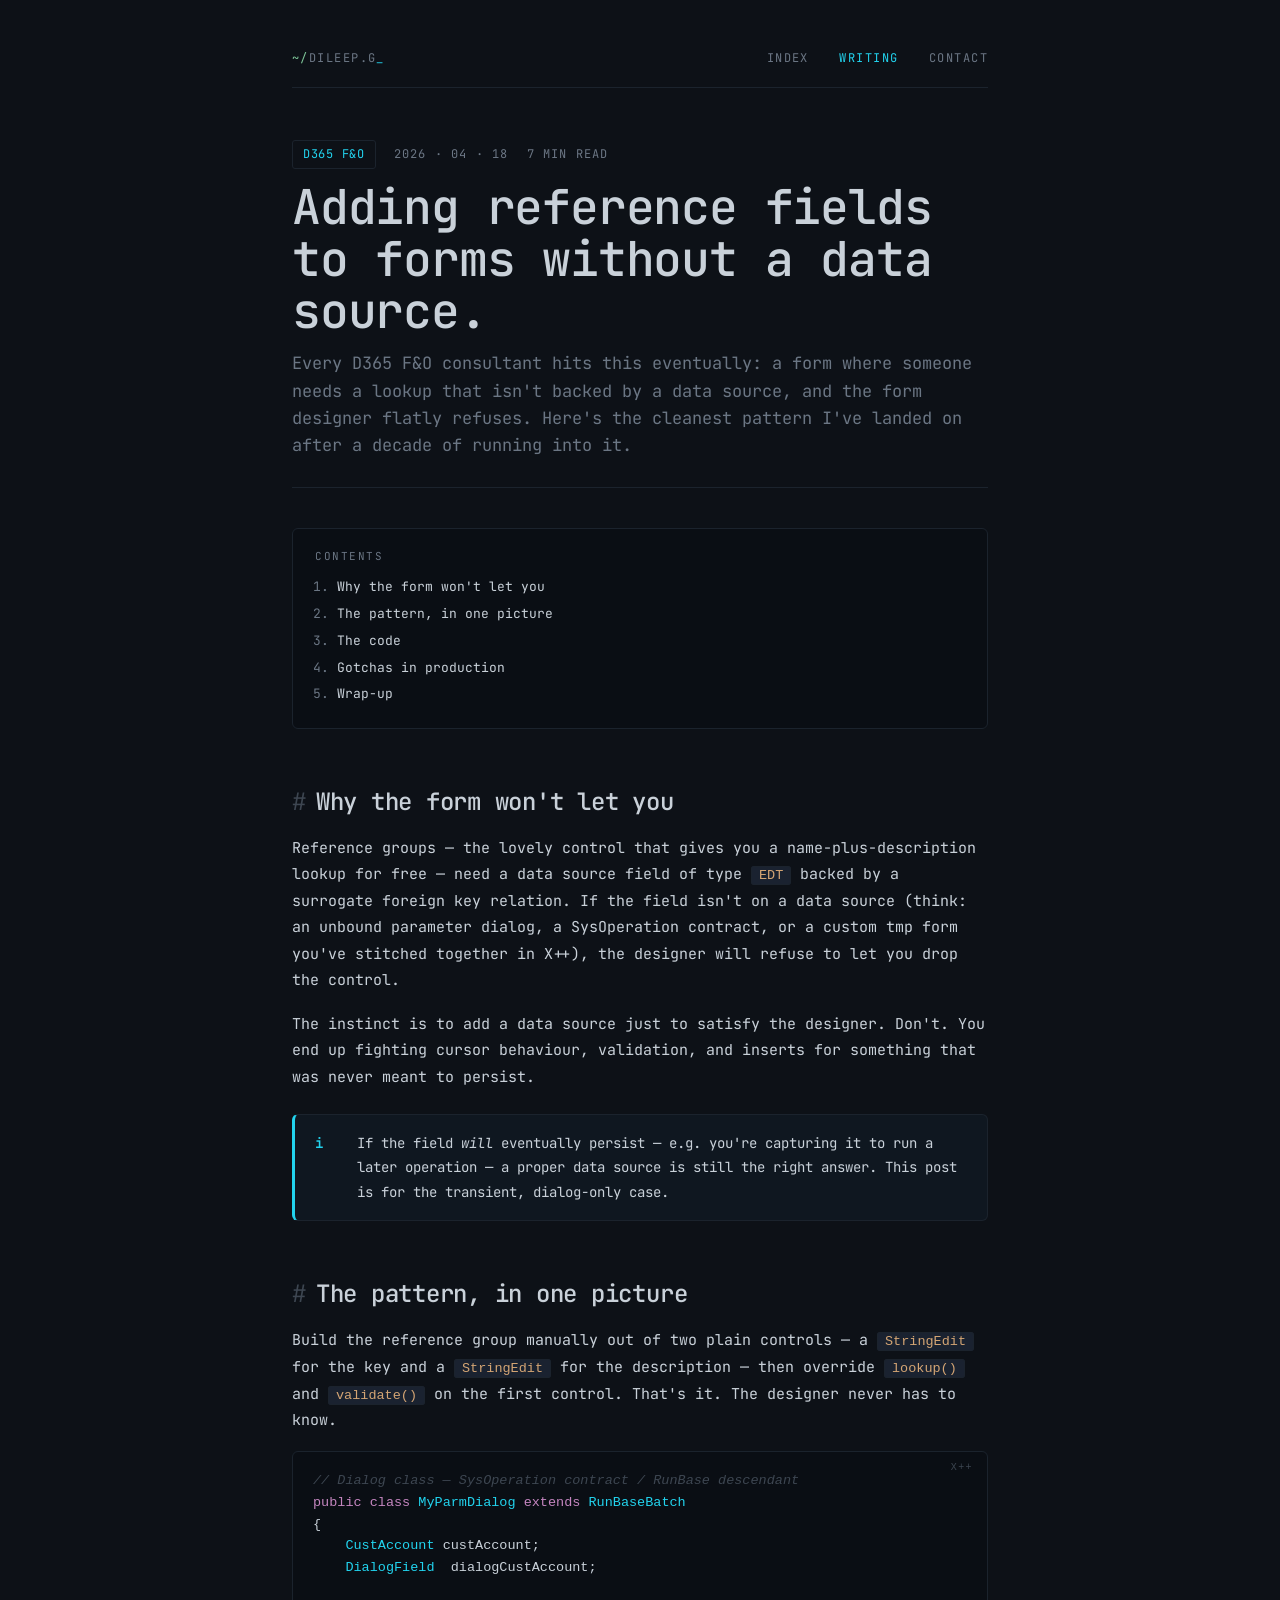
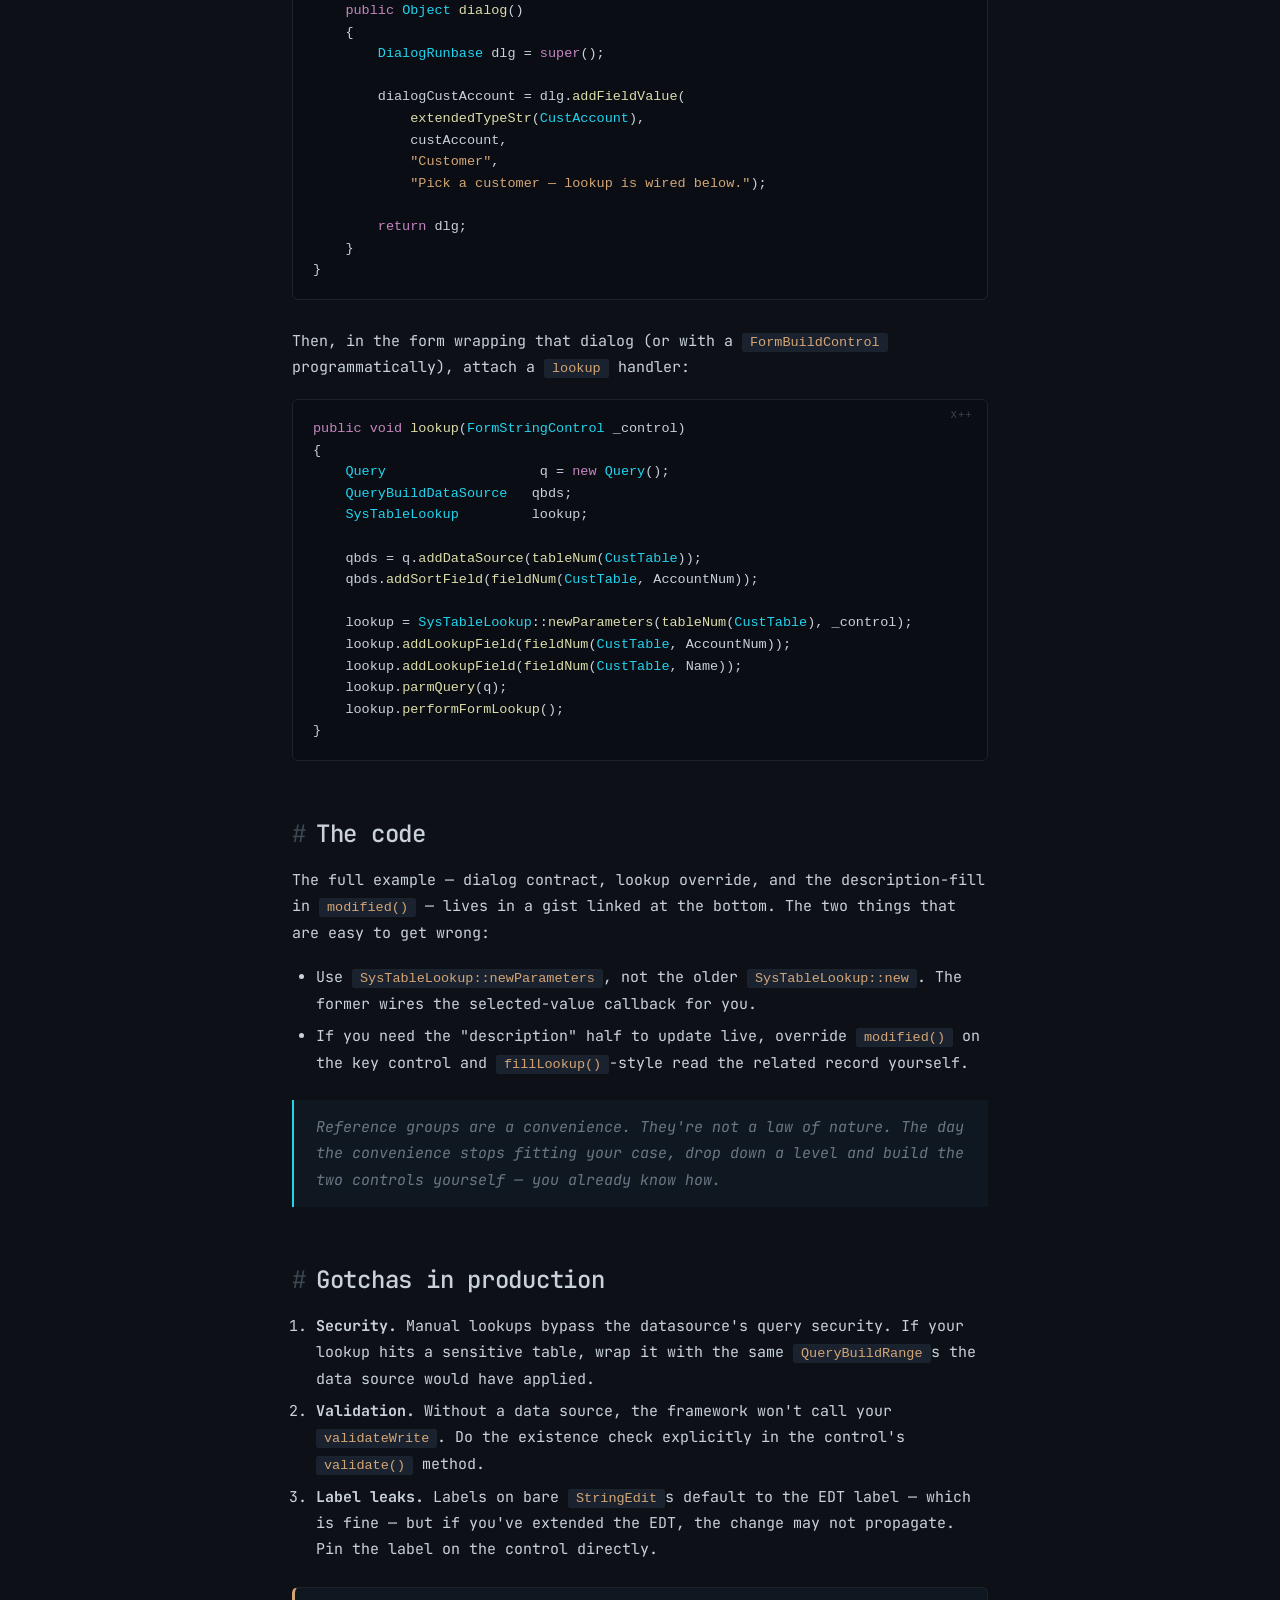
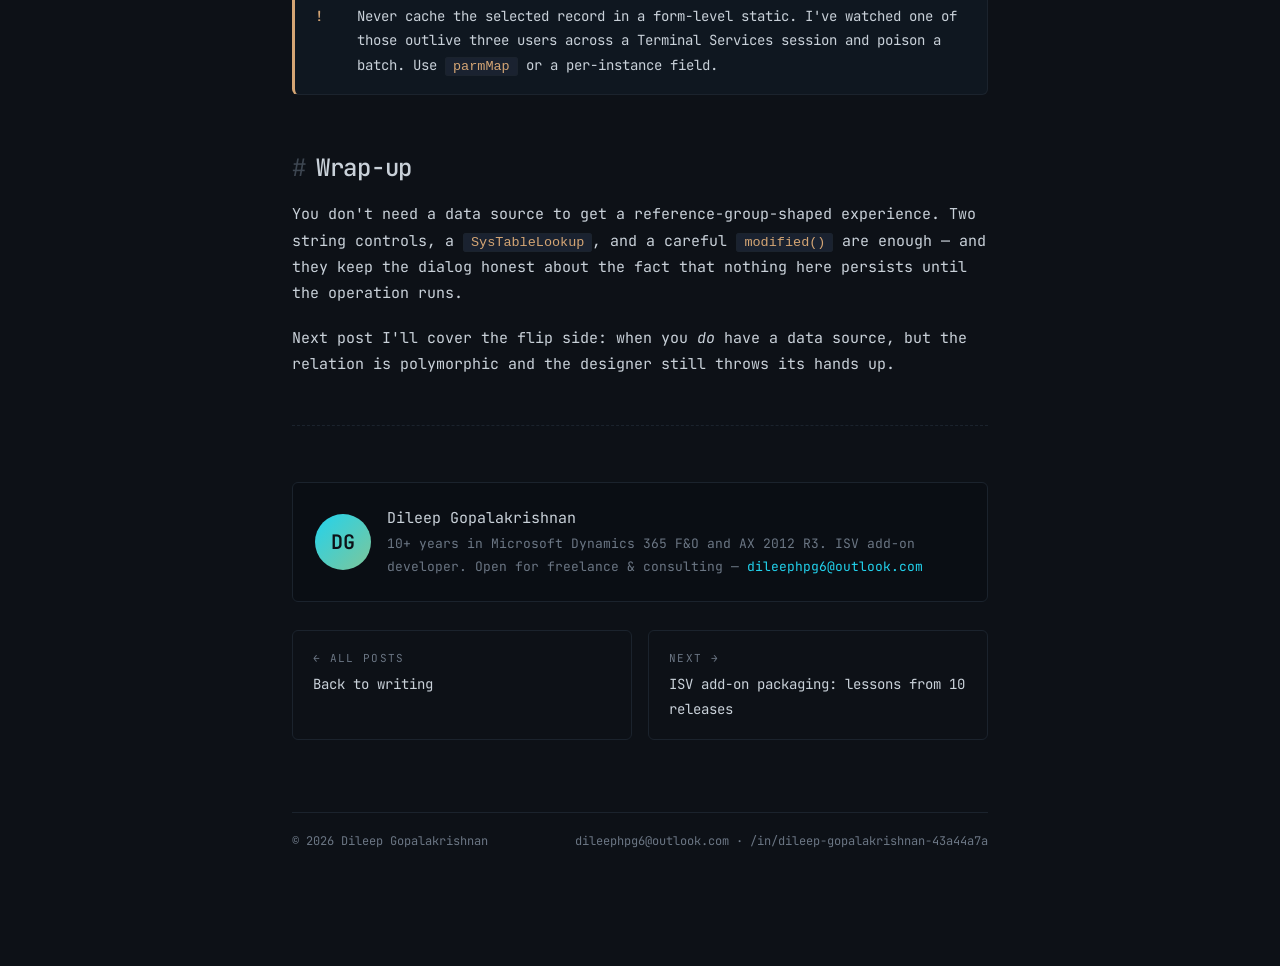
<file: blog/reference-fields.html>
<!doctype html>
<html lang="en">
<head>
<meta charset="utf-8"/>
<meta name="viewport" content="width=device-width,initial-scale=1"/>
<title>Adding reference fields to forms without a data source — Dileep Gopalakrishnan</title>
<link rel="preconnect" href="https://fonts.googleapis.com"/>
<link rel="preconnect" href="https://fonts.gstatic.com" crossorigin/>
<link href="https://fonts.googleapis.com/css2?family=JetBrains+Mono:wght@300;400;500;600;700&display=swap" rel="stylesheet"/>
<link rel="stylesheet" href="article.css"/>
</head>
<body>
<div class="progress" id="progress"></div>
<div class="wrap">
  <div class="nav">
    <div><span class="prompt">~/</span>dileep.g<span style="color:var(--accent)">_</span></div>
    <div>
      <a href="../index.html">index</a>
      <a href="index.html" class="active">writing</a>
      <a href="mailto:dileephpg6@outlook.com">contact</a>
    </div>
  </div>

  <div class="meta">
    <span class="tag">D365 F&amp;O</span>
    <span>2026 · 04 · 18</span>
    <span>7 min read</span>
  </div>
  <h1 class="title">Adding reference fields to forms without a data source.</h1>
  <p class="deck">Every D365 F&amp;O consultant hits this eventually: a form where someone needs a lookup that isn't backed by a data source, and the form designer flatly refuses. Here's the cleanest pattern I've landed on after a decade of running into it.</p>

  <div class="toc">
    <div class="toctitle">Contents</div>
    <ol>
      <li><a href="#why">Why the form won't let you</a></li>
      <li><a href="#pattern">The pattern, in one picture</a></li>
      <li><a href="#code">The code</a></li>
      <li><a href="#gotchas">Gotchas in production</a></li>
      <li><a href="#wrap">Wrap-up</a></li>
    </ol>
  </div>

  <h2 id="why"><span class="hash">#</span>Why the form won't let you</h2>
  <p>
    Reference groups — the lovely control that gives you a name-plus-description lookup for free — need a data source field of type <code class="inline">EDT</code> backed by a surrogate foreign key relation. If the field isn't on a data source (think: an unbound parameter dialog, a SysOperation contract, or a custom tmp form you've stitched together in X++), the designer will refuse to let you drop the control.
  </p>
  <p>
    The instinct is to add a data source just to satisfy the designer. Don't. You end up fighting cursor behaviour, validation, and inserts for something that was never meant to persist.
  </p>

  <div class="callout note">
    <span class="icon">i</span>
    <span>If the field <em>will</em> eventually persist — e.g. you're capturing it to run a later operation — a proper data source is still the right answer. This post is for the transient, dialog-only case.</span>
  </div>

  <h2 id="pattern"><span class="hash">#</span>The pattern, in one picture</h2>
  <p>
    Build the reference group manually out of two plain controls — a <code class="inline">StringEdit</code> for the key and a <code class="inline">StringEdit</code> for the description — then override <code class="inline">lookup()</code> and <code class="inline">validate()</code> on the first control. That's it. The designer never has to know.
  </p>

  <pre><span class="lang">X++</span><code><span class="c">// Dialog class — SysOperation contract / RunBase descendant</span>
<span class="k">public class</span> <span class="t">MyParmDialog</span> <span class="k">extends</span> <span class="t">RunBaseBatch</span>
{
    <span class="t">CustAccount</span> custAccount;
    <span class="t">DialogField</span>  dialogCustAccount;

    <span class="k">public</span> <span class="t">Object</span> <span class="f">dialog</span>()
    {
        <span class="t">DialogRunbase</span> dlg = <span class="k">super</span>();

        dialogCustAccount = dlg.<span class="f">addFieldValue</span>(
            <span class="f">extendedTypeStr</span>(<span class="t">CustAccount</span>),
            custAccount,
            <span class="s">"Customer"</span>,
            <span class="s">"Pick a customer — lookup is wired below."</span>);

        <span class="k">return</span> dlg;
    }
}
</code></pre>

  <p>
    Then, in the form wrapping that dialog (or with a <code class="inline">FormBuildControl</code> programmatically), attach a <code class="inline">lookup</code> handler:
  </p>

  <pre><span class="lang">X++</span><code><span class="k">public void</span> <span class="f">lookup</span>(<span class="t">FormStringControl</span> _control)
{
    <span class="t">Query</span>                   q = <span class="k">new</span> <span class="t">Query</span>();
    <span class="t">QueryBuildDataSource</span>   qbds;
    <span class="t">SysTableLookup</span>         lookup;

    qbds = q.<span class="f">addDataSource</span>(<span class="f">tableNum</span>(<span class="t">CustTable</span>));
    qbds.<span class="f">addSortField</span>(<span class="f">fieldNum</span>(<span class="t">CustTable</span>, AccountNum));

    lookup = <span class="t">SysTableLookup</span>::<span class="f">newParameters</span>(<span class="f">tableNum</span>(<span class="t">CustTable</span>), _control);
    lookup.<span class="f">addLookupField</span>(<span class="f">fieldNum</span>(<span class="t">CustTable</span>, AccountNum));
    lookup.<span class="f">addLookupField</span>(<span class="f">fieldNum</span>(<span class="t">CustTable</span>, Name));
    lookup.<span class="f">parmQuery</span>(q);
    lookup.<span class="f">performFormLookup</span>();
}
</code></pre>

  <h2 id="code"><span class="hash">#</span>The code</h2>
  <p>
    The full example — dialog contract, lookup override, and the description-fill in <code class="inline">modified()</code> — lives in a gist linked at the bottom. The two things that are easy to get wrong:
  </p>
  <ul>
    <li>Use <code class="inline">SysTableLookup::newParameters</code>, not the older <code class="inline">SysTableLookup::new</code>. The former wires the selected-value callback for you.</li>
    <li>If you need the "description" half to update live, override <code class="inline">modified()</code> on the key control and <code class="inline">fillLookup()</code>-style read the related record yourself.</li>
  </ul>

  <blockquote>
    <p>Reference groups are a <em>convenience</em>. They're not a law of nature. The day the convenience stops fitting your case, drop down a level and build the two controls yourself — you already know how.</p>
  </blockquote>

  <h2 id="gotchas"><span class="hash">#</span>Gotchas in production</h2>
  <ol>
    <li><strong>Security.</strong> Manual lookups bypass the datasource's query security. If your lookup hits a sensitive table, wrap it with the same <code class="inline">QueryBuildRange</code>s the data source would have applied.</li>
    <li><strong>Validation.</strong> Without a data source, the framework won't call your <code class="inline">validateWrite</code>. Do the existence check explicitly in the control's <code class="inline">validate()</code> method.</li>
    <li><strong>Label leaks.</strong> Labels on bare <code class="inline">StringEdit</code>s default to the EDT label — which is fine — but if you've extended the EDT, the change may not propagate. Pin the label on the control directly.</li>
  </ol>

  <div class="callout warn">
    <span class="icon">!</span>
    <span>Never cache the selected record in a form-level static. I've watched one of those outlive three users across a Terminal Services session and poison a batch. Use <code class="inline">parmMap</code> or a per-instance field.</span>
  </div>

  <h2 id="wrap"><span class="hash">#</span>Wrap-up</h2>
  <p>
    You don't need a data source to get a reference-group-shaped experience. Two string controls, a <code class="inline">SysTableLookup</code>, and a careful <code class="inline">modified()</code> are enough — and they keep the dialog honest about the fact that nothing here persists until the operation runs.
  </p>
  <p>
    Next post I'll cover the flip side: when you <em>do</em> have a data source, but the relation is polymorphic and the designer still throws its hands up.
  </p>

  <hr/>

  <div class="author">
    <div class="avatar">DG</div>
    <div>
      <div class="n">Dileep Gopalakrishnan</div>
      <div class="b">10+ years in Microsoft Dynamics 365 F&amp;O and AX 2012 R3. ISV add-on developer. Open for freelance &amp; consulting — <a href="mailto:dileephpg6@outlook.com">dileephpg6@outlook.com</a></div>
    </div>
  </div>

  <div class="prevnext">
    <a href="index.html"><div class="lbl">← all posts</div><div class="ttl">Back to writing</div></a>
    <a href="index.html"><div class="lbl">next →</div><div class="ttl">ISV add-on packaging: lessons from 10 releases</div></a>
  </div>

  <div class="footer">
    <span>© 2026 Dileep Gopalakrishnan</span>
    <span>dileephpg6@outlook.com · /in/dileep-gopalakrishnan-43a44a7a</span>
  </div>
</div>

<script>
  // reading progress bar
  const bar = document.getElementById('progress');
  function update() {
    const h = document.documentElement;
    const pct = (h.scrollTop) / (h.scrollHeight - h.clientHeight) * 100;
    bar.style.width = Math.min(100, Math.max(0, pct)) + '%';
  }
  document.addEventListener('scroll', update, { passive: true });
  update();
</script>
</body>
</html>
</file>
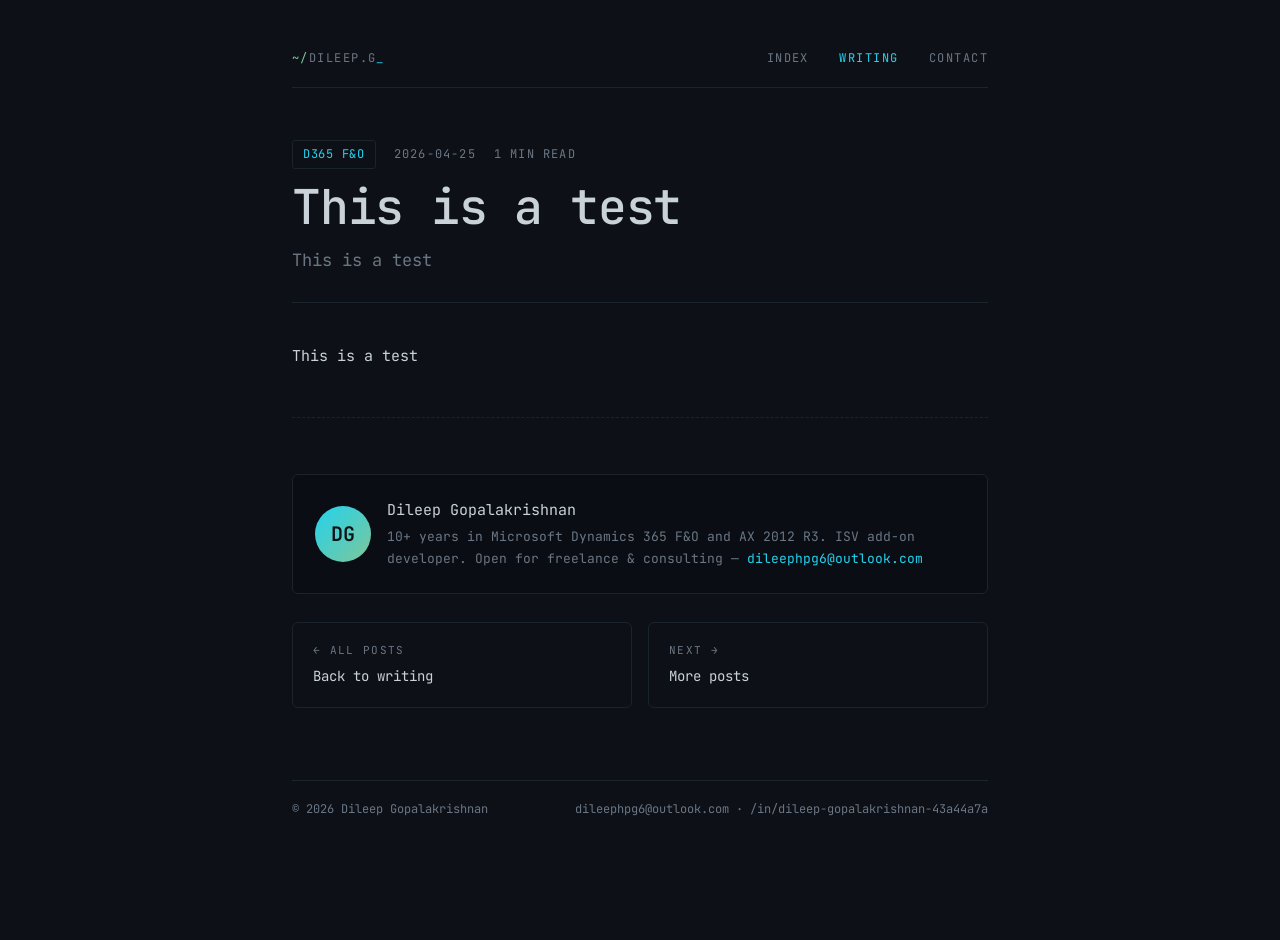
<file: blog/This is a test.html>
<!doctype html>
<html lang="en">
<head>
<meta charset="utf-8"/>
<meta name="viewport" content="width=device-width,initial-scale=1"/>
<title>This is a test — Dileep Gopalakrishnan</title>
<link rel="preconnect" href="https://fonts.googleapis.com"/>
<link rel="preconnect" href="https://fonts.gstatic.com" crossorigin/>
<link href="https://fonts.googleapis.com/css2?family=JetBrains+Mono:wght@300;400;500;600;700&display=swap" rel="stylesheet"/>
<link rel="stylesheet" href="article.css"/>
</head>
<body>
<div class="progress" id="progress"></div>
<div class="wrap">
  <div class="nav">
    <div><span class="prompt">~/</span>dileep.g<span style="color:var(--accent)">_</span></div>
    <div>
      <a href="../index.html">index</a>
      <a href="index.html" class="active">writing</a>
      <a href="mailto:dileephpg6@outlook.com">contact</a>
    </div>
  </div>

  <div class="meta">
    <span class="tag">D365 F&amp;O</span>
    <span>2026-04-25</span>
    <span>1 min read</span>
  </div>
  <h1 class="title">This is a test</h1>
  <p class="deck">This is a test</p>


  <p>This is a test</p>

  <hr/>

  <div class="author">
    <div class="avatar">DG</div>
    <div>
      <div class="n">Dileep Gopalakrishnan</div>
      <div class="b">10+ years in Microsoft Dynamics 365 F&amp;O and AX 2012 R3. ISV add-on developer. Open for freelance &amp; consulting — <a href="mailto:dileephpg6@outlook.com">dileephpg6@outlook.com</a></div>
    </div>
  </div>

  <div class="prevnext">
    <a href="index.html"><div class="lbl">← all posts</div><div class="ttl">Back to writing</div></a>
    <a href="index.html"><div class="lbl">next →</div><div class="ttl">More posts</div></a>
  </div>

  <div class="footer">
    <span>© 2026 Dileep Gopalakrishnan</span>
    <span>dileephpg6@outlook.com · /in/dileep-gopalakrishnan-43a44a7a</span>
  </div>
</div>
<script>
  const bar = document.getElementById('progress');
  function update() {
    const h = document.documentElement;
    const pct = (h.scrollTop) / (h.scrollHeight - h.clientHeight) * 100;
    bar.style.width = Math.min(100, Math.max(0, pct)) + '%';
  }
  document.addEventListener('scroll', update, { passive: true });
  update();
</script>
</body>
</html>
</file>
<file: blog/article.css>
:root {
  --bg: #0d1117;
  --panel: #0a0e14;
  --rule: #1b232d;
  --fg: #c9d1d9;
  --dim: #6b7684;
  --muted: #3d4651;
  --accent: #22d3ee;
  --orange: #d4a574;
  --green: #7ec699;
  --purple: #c586c0;
  --red: #e06c75;
  --inline: #1a2230;
}
* { box-sizing: border-box; }
html, body { margin: 0; padding: 0; background: var(--bg); color: var(--fg); font-family: "JetBrains Mono", ui-monospace, Menlo, monospace; font-size: 15px; line-height: 1.75; }
a { color: var(--accent); text-decoration: none; }
a:hover { text-decoration: underline; }

.wrap { max-width: 760px; margin: 0 auto; padding: 48px 32px 120px; }
.nav { display: flex; justify-content: space-between; align-items: center; font-size: 12px; color: var(--dim); padding-bottom: 18px; border-bottom: 1px solid var(--rule); text-transform: uppercase; letter-spacing: 0.12em; }
.nav a { color: var(--dim); margin-left: 22px; }
.nav a.active { color: var(--accent); }
.prompt { color: var(--green); }

.meta { margin: 52px 0 12px; font-size: 12px; color: var(--dim); letter-spacing: 0.1em; text-transform: uppercase; display: flex; gap: 18px; align-items: center; flex-wrap: wrap; }
.meta .tag { color: var(--accent); border: 1px solid var(--rule); padding: 3px 10px; border-radius: 3px; letter-spacing: 0.06em; }
h1.title { font-size: 48px; font-weight: 500; line-height: 1.08; letter-spacing: -0.025em; margin: 0 0 14px; }
@media (max-width: 640px) { h1.title { font-size: 34px; } }
.deck { color: var(--dim); font-size: 17px; line-height: 1.6; margin: 0 0 40px; border-bottom: 1px solid var(--rule); padding-bottom: 28px; }

.toc { background: var(--panel); border: 1px solid var(--rule); border-radius: 6px; padding: 18px 22px; margin: 0 0 40px; font-size: 13px; }
.toc .toctitle { font-size: 11px; color: var(--dim); letter-spacing: 0.14em; text-transform: uppercase; margin-bottom: 10px; }
.toc ol { margin: 0; padding-left: 22px; color: var(--dim); }
.toc ol li { margin: 4px 0; }
.toc ol li a { color: var(--fg); }

h2 { font-size: 24px; font-weight: 500; margin: 52px 0 12px; letter-spacing: -0.01em; }
h2 .hash { color: var(--muted); margin-right: 10px; font-weight: 400; }
h3 { font-size: 18px; font-weight: 500; margin: 32px 0 8px; color: var(--fg); }
p { margin: 0 0 18px; }
ul, ol { margin: 0 0 22px; padding-left: 24px; }
li { margin: 6px 0; }

code.inline { background: var(--inline); border: 1px solid var(--rule); padding: 1px 7px; border-radius: 3px; font-size: 13.5px; color: var(--orange); }
pre { background: var(--panel); border: 1px solid var(--rule); border-radius: 6px; padding: 18px 20px; margin: 8px 0 28px; overflow-x: auto; font-size: 13.5px; line-height: 1.6; position: relative; }
pre .lang { position: absolute; top: 8px; right: 14px; color: var(--muted); font-size: 10px; letter-spacing: 0.14em; text-transform: uppercase; }
.k { color: var(--purple); }
.s { color: var(--orange); }
.n { color: var(--green); }
.c { color: var(--muted); font-style: italic; }
.t { color: var(--accent); }
.f { color: #dcdcaa; }
.r { color: var(--red); }

blockquote { margin: 24px 0; padding: 14px 22px; border-left: 2px solid var(--accent); background: #0f1720; color: var(--dim); font-style: italic; }
blockquote p:last-child { margin-bottom: 0; }

.callout { display: grid; grid-template-columns: 28px 1fr; gap: 14px; padding: 16px 20px; border: 1px solid var(--rule); border-radius: 6px; margin: 24px 0; background: #0f1720; font-size: 14px; }
.callout.note { border-left: 3px solid var(--accent); }
.callout.warn { border-left: 3px solid var(--orange); }
.callout .icon { color: var(--accent); font-weight: 600; }
.callout.warn .icon { color: var(--orange); }

hr { border: none; border-top: 1px dashed var(--rule); margin: 48px 0; }

.author { display: grid; grid-template-columns: 56px 1fr; gap: 16px; align-items: center; padding: 22px; border: 1px solid var(--rule); border-radius: 6px; margin-top: 56px; background: var(--panel); }
.author .avatar { width: 56px; height: 56px; border-radius: 50%; background: linear-gradient(135deg, #22d3ee 0%, #7ec699 100%); display: flex; align-items: center; justify-content: center; color: #0d1117; font-weight: 600; font-size: 20px; letter-spacing: -0.02em; }
.author .n { font-size: 15px; color: var(--fg); }
.author .b { font-size: 13px; color: var(--dim); margin-top: 2px; }

.prevnext { display: grid; grid-template-columns: 1fr 1fr; gap: 16px; margin-top: 28px; }
@media (max-width: 640px) { .prevnext { grid-template-columns: 1fr; } }
.prevnext a { display: block; padding: 18px 20px; border: 1px solid var(--rule); border-radius: 6px; color: var(--fg); }
.prevnext a:hover { border-color: var(--accent); text-decoration: none; }
.prevnext .lbl { font-size: 11px; color: var(--dim); letter-spacing: 0.12em; text-transform: uppercase; }
.prevnext .ttl { margin-top: 4px; font-size: 14px; }

.footer { margin-top: 72px; display: flex; justify-content: space-between; color: var(--dim); font-size: 12px; border-top: 1px solid var(--rule); padding-top: 18px; flex-wrap: wrap; gap: 8px; }

.progress { position: fixed; top: 0; left: 0; height: 2px; background: var(--accent); width: 0%; z-index: 10; transition: width .05s linear; }
</file>
